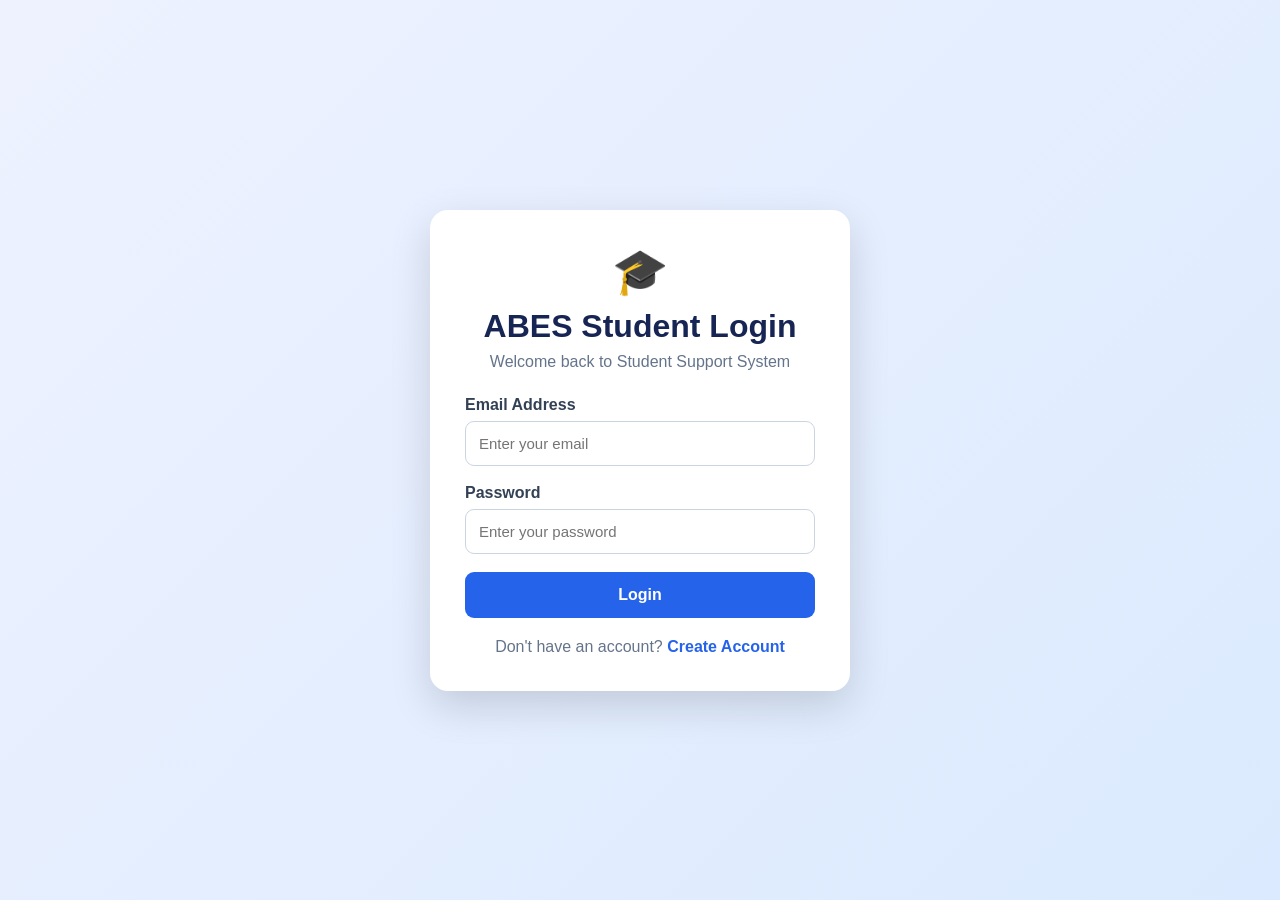
<file: templates/login.html>
<!DOCTYPE html>
<html lang="en">

<head>
    <meta charset="UTF-8">
    <meta name="viewport" content="width=device-width, initial-scale=1.0">

    <title>ABES Student Login</title>

    <style>
        * {
            box-sizing: border-box;
            margin: 0;
            padding: 0;
            font-family: Arial, sans-serif;
        }

        body {
            min-height: 100vh;
            display: flex;
            justify-content: center;
            align-items: center;
            background: linear-gradient(135deg, #eef2ff, #dbeafe);
        }

        .login-container {
            width: 420px;
            background: white;
            padding: 35px;
            border-radius: 18px;
            box-shadow: 0 15px 40px rgba(0, 0, 0, 0.15);
        }

        .logo {
            text-align: center;
            font-size: 45px;
            margin-bottom: 10px;
        }

        h1 {
            text-align: center;
            color: #172554;
            margin-bottom: 8px;
        }

        .subtitle {
            text-align: center;
            color: #64748b;
            margin-bottom: 25px;
        }

        label {
            display: block;
            margin-bottom: 7px;
            font-weight: bold;
            color: #334155;
        }

        input {
            width: 100%;
            padding: 13px;
            margin-bottom: 18px;
            border: 1px solid #cbd5e1;
            border-radius: 9px;
            font-size: 15px;
            outline: none;
        }

        input:focus {
            border-color: #2563eb;
        }

        button {
            width: 100%;
            padding: 14px;
            border: none;
            border-radius: 9px;
            background: #2563eb;
            color: white;
            font-size: 16px;
            font-weight: bold;
            cursor: pointer;
        }

        button:hover {
            background: #1d4ed8;
        }

        .register-link {
            text-align: center;
            margin-top: 20px;
            color: #64748b;
        }

        .register-link a {
            color: #2563eb;
            text-decoration: none;
            font-weight: bold;
        }
    </style>

</head>

<body>

    <div class="login-container">

        <div class="logo">🎓</div>

        <h1>ABES Student Login</h1>

        <p class="subtitle">
            Welcome back to Student Support System
        </p>

        <form method="POST">

            <label>Email Address</label>

            <input
                type="email"
                name="email"
                placeholder="Enter your email"
                required
            >

            <label>Password</label>

            <input
                type="password"
                name="password"
                placeholder="Enter your password"
                required
            >

            <button type="submit">
                Login
            </button>

        </form>

        <div class="register-link">
            Don't have an account?
            <a href="/register">Create Account</a>
        </div>

    </div>

</body>

</html>
</file>
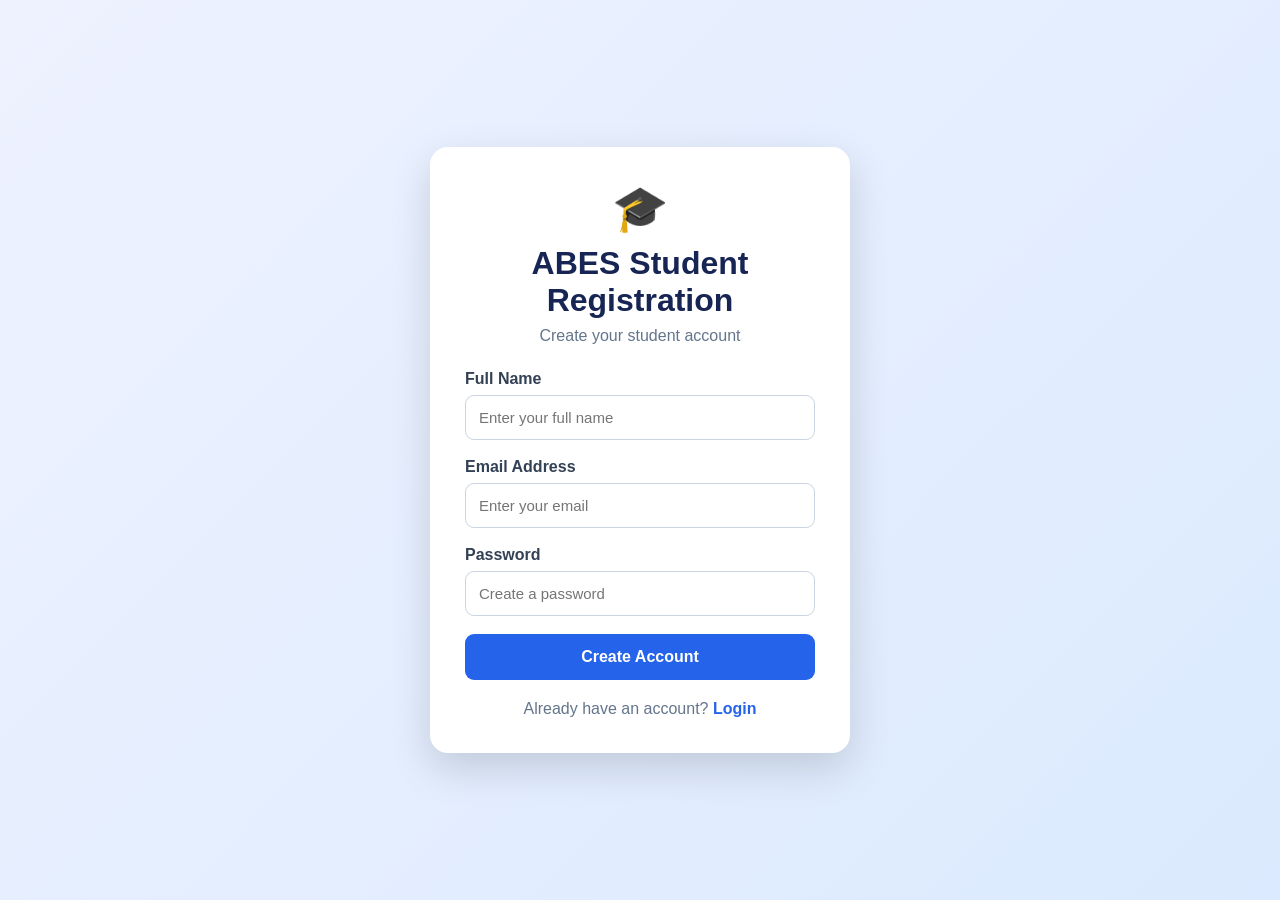
<file: templates/register.html>
<!DOCTYPE html>
<html lang="en">

<head>
    <meta charset="UTF-8">
    <meta name="viewport" content="width=device-width, initial-scale=1.0">

    <title>ABES Student Registration</title>

    <style>
        * {
            box-sizing: border-box;
            margin: 0;
            padding: 0;
            font-family: Arial, sans-serif;
        }

        body {
            min-height: 100vh;
            display: flex;
            justify-content: center;
            align-items: center;
            background: linear-gradient(135deg, #eef2ff, #dbeafe);
        }

        .register-container {
            width: 420px;
            background: white;
            padding: 35px;
            border-radius: 18px;
            box-shadow: 0 15px 40px rgba(0, 0, 0, 0.15);
        }

        .logo {
            text-align: center;
            font-size: 45px;
            margin-bottom: 10px;
        }

        h1 {
            text-align: center;
            color: #172554;
            margin-bottom: 8px;
        }

        .subtitle {
            text-align: center;
            color: #64748b;
            margin-bottom: 25px;
        }

        label {
            display: block;
            margin-bottom: 7px;
            font-weight: bold;
            color: #334155;
        }

        input {
            width: 100%;
            padding: 13px;
            margin-bottom: 18px;
            border: 1px solid #cbd5e1;
            border-radius: 9px;
            font-size: 15px;
            outline: none;
        }

        input:focus {
            border-color: #2563eb;
        }

        button {
            width: 100%;
            padding: 14px;
            border: none;
            border-radius: 9px;
            background: #2563eb;
            color: white;
            font-size: 16px;
            font-weight: bold;
            cursor: pointer;
        }

        button:hover {
            background: #1d4ed8;
        }

        .login-link {
            text-align: center;
            margin-top: 20px;
            color: #64748b;
        }

        .login-link a {
            color: #2563eb;
            text-decoration: none;
            font-weight: bold;
        }
    </style>

</head>

<body>

    <div class="register-container">

        <div class="logo">🎓</div>

        <h1>ABES Student Registration</h1>

        <p class="subtitle">
            Create your student account
        </p>

        <form method="POST">

            <label>Full Name</label>

            <input
                type="text"
                name="name"
                placeholder="Enter your full name"
                required
            >

            <label>Email Address</label>

            <input
                type="email"
                name="email"
                placeholder="Enter your email"
                required
            >

            <label>Password</label>

            <input
                type="password"
                name="password"
                placeholder="Create a password"
                required
            >

            <button type="submit">
                Create Account
            </button>

        </form>

        <div class="login-link">
            Already have an account?
            <a href="/login">Login</a>
        </div>

    </div>

</body>

</html>
</file>
